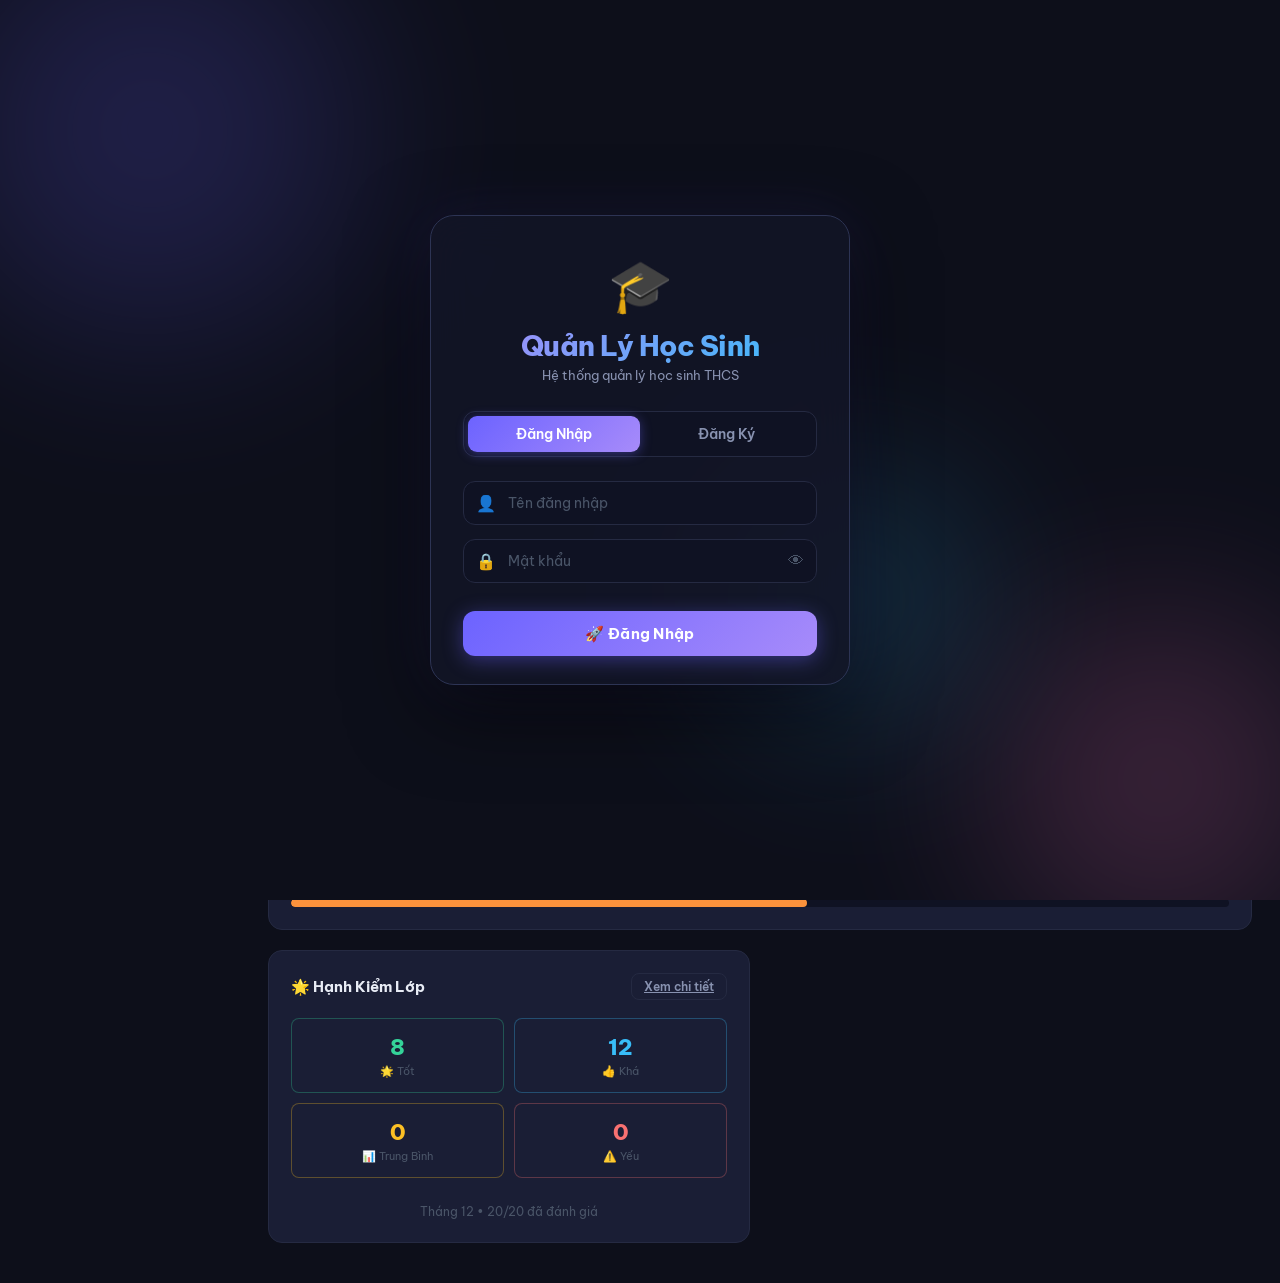
<file: index.html>
<!DOCTYPE html>
<html lang="vi">
<head>
  <meta charset="UTF-8" />
  <meta name="viewport" content="width=device-width, initial-scale=1.0" />
  <title>Quản Lý Học Sinh THCS</title>
  <meta name="description" content="Ứng dụng quản lý học sinh THCS: xem điểm, theo dõi bài tập, nộp bài kiểm tra bằng hình ảnh." />
  <link rel="preconnect" href="https://fonts.googleapis.com" />
  <link href="https://fonts.googleapis.com/css2?family=Be+Vietnam+Pro:wght@300;400;500;600;700;800&display=swap" rel="stylesheet" />
  <link rel="stylesheet" href="style.css" />
</head>
<body>

<!-- ===== AUTH OVERLAY ===== -->
<div class="auth-overlay" id="authOverlay">
  <div class="auth-bg-shapes">
    <div class="auth-shape auth-shape-1"></div>
    <div class="auth-shape auth-shape-2"></div>
    <div class="auth-shape auth-shape-3"></div>
  </div>

  <div class="auth-card" id="authCard">
    <!-- AUTH HEADER -->
    <div class="auth-header">
      <div class="auth-logo">🎓</div>
      <h1 class="auth-title">Quản Lý Học Sinh</h1>
      <p class="auth-subtitle">Hệ thống quản lý học sinh THCS</p>
    </div>

    <!-- TAB SWITCHER -->
    <div class="auth-tabs">
      <button class="auth-tab active" id="tabLogin" onclick="switchAuthTab('login')">Đăng Nhập</button>
      <button class="auth-tab" id="tabRegister" onclick="switchAuthTab('register')">Đăng Ký</button>
    </div>

    <!-- LOGIN FORM -->
    <div class="auth-form" id="formLogin">
      <div class="auth-input-group">
        <span class="auth-input-icon">👤</span>
        <input type="text" class="auth-input" id="loginUsername" placeholder="Tên đăng nhập" autocomplete="username" />
      </div>
      <div class="auth-input-group">
        <span class="auth-input-icon">🔒</span>
        <input type="password" class="auth-input" id="loginPassword" placeholder="Mật khẩu" autocomplete="current-password" />
        <button class="auth-eye" onclick="togglePwd('loginPassword', this)" type="button">👁</button>
      </div>
      <div class="auth-error" id="loginError"></div>
      <button class="auth-btn" id="loginBtn" onclick="handleLogin()">🚀 Đăng Nhập</button>
    </div>

    <!-- REGISTER FORM -->
    <div class="auth-form hidden" id="formRegister">
      <div class="auth-input-group">
        <span class="auth-input-icon">✏️</span>
        <input type="text" class="auth-input" id="regFullname" placeholder="Họ và tên" />
      </div>
      <div class="auth-input-group">
        <span class="auth-input-icon">👤</span>
        <input type="text" class="auth-input" id="regUsername" placeholder="Tên đăng nhập (không dấu, không cách)" />
      </div>
      <div class="auth-input-group">
        <span class="auth-input-icon">🔒</span>
        <input type="password" class="auth-input" id="regPassword" placeholder="Mật khẩu (tối thiểu 6 ký tự)" />
        <button class="auth-eye" onclick="togglePwd('regPassword', this)" type="button">👁</button>
      </div>
      <div class="auth-input-group">
        <span class="auth-input-icon">🔒</span>
        <input type="password" class="auth-input" id="regConfirm" placeholder="Xác nhận mật khẩu" />
      </div>
      <div class="auth-error" id="registerError"></div>
      <button class="auth-btn" id="registerBtn" onclick="handleRegister()">✅ Tạo Tài Khoản</button>
    </div>
  </div>
</div>

<!-- SIDEBAR -->
<aside class="sidebar" id="sidebar">
  <div class="sidebar-header">
    <div class="logo">
      <span class="logo-icon">🎓</span>
      <div>
        <div class="logo-title">Quản Lý Học Sinh</div>
        <div class="logo-sub">Hệ Thống THCS</div>
      </div>
    </div>
  </div>

  <nav class="sidebar-nav">
    <a href="#" class="nav-item active" data-page="dashboard" onclick="navigate('dashboard')">
      <span class="nav-icon">🏠</span><span>Tổng Quan</span>
    </a>
    <a href="#" class="nav-item admin-only" data-page="students" onclick="navigate('students')">
      <span class="nav-icon">👥</span><span>Học Sinh</span>
    </a>
    <a href="#" class="nav-item" data-page="scores" onclick="navigate('scores')">
      <span class="nav-icon">📊</span><span>Bảng Điểm</span>
    </a>
    <a href="#" class="nav-item" data-page="homework" onclick="navigate('homework')">
      <span class="nav-icon">📝</span><span>Bài Tập</span>
    </a>
    <a href="#" class="nav-item" data-page="submit" onclick="navigate('submit')">
      <span class="nav-icon">📷</span><span>Nộp Bài</span>
    </a>
    <a href="#" class="nav-item" data-page="conduct" onclick="navigate('conduct')">
      <span class="nav-icon">🌟</span><span>Hạnh Kiểm</span>
    </a>
    <a href="#" class="nav-item" data-page="timetable" onclick="navigate('timetable')">
      <span class="nav-icon">📅</span><span>Thời Khóa Biểu</span>
    </a>
  </nav>

  <div class="sidebar-footer">
    <div class="user-card">
      <div class="user-avatar" id="sidebarAvatar">👑</div>
      <div style="flex:1;min-width:0;">
        <div class="user-name" id="sidebarName">Quản Lý Học Sinh</div>
        <div class="user-role" id="sidebarRole">Quản lý học sinh</div>
      </div>
      <button class="logout-btn" onclick="handleLogout()" title="Đăng xuất">↩</button>
    </div>
  </div>
</aside>

<!-- MAIN CONTENT -->
<main class="main" id="main">

  <!-- TOP BAR -->
  <header class="topbar">
    <button class="menu-btn" id="menuBtn" onclick="toggleSidebar()">☰</button>
    <div class="topbar-title" id="topbarTitle">Tổng Quan</div>
    <div class="topbar-right">
      <div class="date-badge" id="dateBadge"></div>
      <div class="topbar-user" id="topbarUser"></div>
    </div>
  </header>

  <!-- PAGES -->

  <!-- ===== DASHBOARD PAGE ===== -->
  <section class="page active" id="page-dashboard">
    <div class="page-header">
      <h1>🏠 Bảng Điều Khiển</h1>
      <p>Chào mừng bạn! Đây là tổng quan quản lý học sinh hôm nay.</p>
    </div>

    <div class="stats-grid">
      <div class="stat-card stat-blue">
        <div class="stat-icon">👥</div>
        <div class="stat-info">
          <div class="stat-value" id="stat-total">35</div>
          <div class="stat-label">Tổng học sinh</div>
        </div>
      </div>
      <div class="stat-card stat-green">
        <div class="stat-icon">✅</div>
        <div class="stat-info">
          <div class="stat-value" id="stat-submitted">0</div>
          <div class="stat-label">Đã nộp bài hôm nay</div>
        </div>
      </div>
      <div class="stat-card stat-purple">
        <div class="stat-icon">⭐</div>
        <div class="stat-info">
          <div class="stat-value" id="stat-avg">0</div>
          <div class="stat-label">Điểm TB lớp</div>
        </div>
      </div>
      <div class="stat-card stat-orange">
        <div class="stat-icon">📋</div>
        <div class="stat-info">
          <div class="stat-value" id="stat-hw">0</div>
          <div class="stat-label">Bài tập đang mở</div>
        </div>
      </div>
    </div>

    <div class="dashboard-grid">
      <!-- Top students -->
      <div class="card">
        <div class="card-header">
          <h2>🏆 Top Học Sinh Xuất Sắc</h2>
        </div>
        <div id="topStudentsList" class="top-students-list"></div>
      </div>

      <!-- Recent submissions -->
      <div class="card">
        <div class="card-header">
          <h2>📷 Bài Nộp Gần Đây</h2>
        </div>
        <div id="recentSubmissions" class="recent-list">
          <div class="empty-state">Chưa có bài nộp nào</div>
        </div>
      </div>

      <!-- Homework progress overview -->
      <div class="card card-wide">
        <div class="card-header">
          <h2>📝 Tiến Độ Bài Tập Lớp</h2>
        </div>
        <div id="hwProgressOverview" class="hw-progress-list"></div>
      </div>

      <!-- Conduct summary -->
      <div class="card">
        <div class="card-header">
          <h2>🌟 Hạnh Kiểm Lớp</h2>
          <a href="#" class="btn btn-secondary" style="font-size:12px;padding:5px 12px;" onclick="navigate('conduct')">Xem chi tiết</a>
        </div>
        <div id="conductSummary" class="top-students-list"></div>
      </div>
    </div>
  </section>

  <!-- ===== STUDENTS PAGE ===== -->
  <section class="page" id="page-students">
    <div class="page-header">
      <h1>👥 Danh Sách Học Sinh</h1>
      <p>Quản lý thông tin tất cả học sinh trong lớp.</p>
    </div>

    <div class="toolbar">
      <input type="text" class="search-input" id="studentSearch" placeholder="🔍 Tìm kiếm học sinh..." oninput="filterStudents()" />
      <button class="btn btn-primary" onclick="openAddStudent()">➕ Thêm học sinh</button>
    </div>

    <div class="students-grid" id="studentsGrid"></div>
  </section>

  <!-- ===== SCORES PAGE ===== -->
  <section class="page" id="page-scores">
    <div class="page-header">
      <h1>📊 Bảng Điểm</h1>
      <p>Xem và cập nhật điểm số từng học sinh.</p>
    </div>

    <div class="toolbar">
      <select class="select-input" id="subjectFilter" onchange="renderScoresTable()">
        <option value="all">Tất cả môn học</option>
        <option value="Toán">Toán</option>
        <option value="Văn">Văn</option>
        <option value="Anh">Tiếng Anh</option>
        <option value="Lý">Vật Lý</option>
        <option value="Hóa">Hóa Học</option>
        <option value="Sinh">Sinh Học</option>
        <option value="Sử">Lịch Sử</option>
        <option value="Địa">Địa Lý</option>
      </select>
      <button class="btn btn-primary admin-only-btn" onclick="openAddScore()">➕ Nhập điểm</button>
    </div>

    <div class="table-wrapper">
      <table class="scores-table" id="scoresTable">
        <thead>
          <tr>
            <th>STT</th>
            <th>Học Sinh</th>
            <th>Toán</th>
            <th>Văn</th>
            <th>Anh</th>
            <th>Lý</th>
            <th>Hóa</th>
            <th>Sinh</th>
            <th>Sử</th>
            <th>Địa</th>
            <th>TB</th>
            <th>Xếp loại</th>
          </tr>
        </thead>
        <tbody id="scoresBody"></tbody>
      </table>
    </div>
  </section>

  <!-- ===== HOMEWORK PAGE ===== -->
  <section class="page" id="page-homework">
    <div class="page-header">
      <h1>📝 Theo Dõi Bài Tập</h1>
      <p>Quản lý và đánh giá tiến độ bài tập của từng học sinh.</p>
    </div>

    <div class="toolbar">
      <button class="btn btn-primary admin-only-btn" onclick="openAddHomework()">➕ Thêm bài tập</button>
      <select class="select-input" id="hwFilter" onchange="renderHomework()">
        <option value="all">Tất cả bài tập</option>
        <option value="open">Đang mở</option>
        <option value="closed">Đã đóng</option>
      </select>
    </div>

    <div id="homeworkList" class="homework-grid"></div>
  </section>

  <!-- ===== CONDUCT PAGE ===== -->
  <section class="page" id="page-conduct">
    <div class="page-header">
      <h1>🌟 Đánh Giá Hạnh Kiểm</h1>
      <p>Theo dõi và đánh giá hạnh kiểm từng học sinh theo từng tháng.</p>
    </div>

    <div class="toolbar">
      <select class="select-input" id="conductMonth" onchange="renderConduct()">
        <option value="1">Tháng 1</option>
        <option value="2">Tháng 2</option>
        <option value="3">Tháng 3</option>
        <option value="4">Tháng 4</option>
        <option value="5">Tháng 5</option>
        <option value="6">Tháng 6</option>
        <option value="7">Tháng 7</option>
        <option value="8">Tháng 8</option>
        <option value="9">Tháng 9</option>
        <option value="10">Tháng 10</option>
        <option value="11">Tháng 11</option>
        <option value="12">Tháng 12</option>
      </select>
      <input type="text" class="search-input" id="conductSearch" placeholder="🔍 Tìm học sinh..." oninput="renderConduct()" />
    </div>

    <!-- Conduct Stats Bar -->
    <div class="conduct-stats" id="conductStats"></div>

    <!-- Conduct Table -->
    <div class="table-wrapper" style="margin-top:18px;">
      <table class="scores-table">
        <thead>
          <tr>
            <th>STT</th>
            <th>Học Sinh</th>
            <th>Chuyên Cần</th>
            <th>Thái Độ</th>
            <th>Kỷ Luật</th>
            <th>Tham Gia HĐ</th>
            <th>Nhận Xét</th>
            <th>Xếp Loại HK</th>
            <th>Thao Tác</th>
          </tr>
        </thead>
        <tbody id="conductBody"></tbody>
      </table>
    </div>
  </section>

  <!-- ===== TIMETABLE PAGE ===== -->
  <section class="page" id="page-timetable">
    <div class="page-header">
      <h1>📅 Thời Khóa Biểu</h1>
      <p>Lịch học hàng tuần của lớp.</p>
    </div>

    <!-- Admin toolbar -->
    <div class="toolbar admin-only-btn" id="timetableAdminBar" style="display:none;">
      <button class="btn btn-primary" onclick="openTimetableEdit()">✏️ Chỉnh sửa thời khóa biểu</button>
    </div>

    <!-- Timetable view -->
    <div id="timetableView"></div>
  </section>

  <!-- ===== SUBMIT PAGE ===== -->
  <section class="page" id="page-submit">
    <div class="page-header">
      <h1>📷 Nộp Bài Kiểm Tra</h1>
      <p>Học sinh nộp bài bằng cách chụp ảnh bài làm.</p>
    </div>

    <div class="submit-layout">
      <!-- Submit form -->
      <div class="card submit-form-card">
        <h2>📤 Nộp bài mới</h2>
        <div class="form-group">
          <label>Học sinh</label>
          <select class="select-input" id="submitStudent">
            <option value="">-- Chọn học sinh --</option>
          </select>
        </div>
        <div class="form-group">
          <label>Bài kiểm tra / Bài tập</label>
          <select class="select-input" id="submitHomework">
            <option value="">-- Chọn bài --</option>
          </select>
        </div>
        <div class="form-group">
          <label>Ghi chú (tuỳ chọn)</label>
          <textarea class="textarea-input" id="submitNote" placeholder="Nhập ghi chú..."></textarea>
        </div>
        <div class="upload-zone" id="uploadZone" onclick="triggerUpload()" ondragover="onDragOver(event)" ondrop="onDrop(event)">
          <div class="upload-icon">📷</div>
          <div class="upload-text">Chụp ảnh hoặc tải lên bài làm</div>
          <div class="upload-sub">Nhấn vào đây hoặc kéo thả ảnh vào</div>
          <input type="file" id="fileInput" accept="image/*" multiple capture="environment" onchange="handleFileSelect(event)" hidden />
        </div>
        <div class="preview-grid" id="previewGrid"></div>
        <button class="btn btn-primary btn-full" onclick="submitHomework()">✅ Nộp Bài</button>
      </div>

      <!-- Submissions list -->
      <div class="card">
        <div class="card-header">
          <h2>📂 Danh Sách Bài Đã Nộp</h2>
          <input type="text" class="search-input small" id="submissionSearch" placeholder="🔍 Tìm..." oninput="filterSubmissions()" />
        </div>
        <div id="submissionsList" class="submissions-list">
          <div class="empty-state">Chưa có bài nộp</div>
        </div>
      </div>
    </div>
  </section>

</main>

<!-- MODALS -->
<div class="modal-overlay" id="modalOverlay" onclick="closeModal()"></div>

<!-- Add Student Modal -->
<div class="modal" id="modalAddStudent">
  <div class="modal-header">
    <h3>➕ Thêm Học Sinh</h3>
    <button class="modal-close" onclick="closeModal()">✕</button>
  </div>
  <div class="modal-body">
    <div class="form-group">
      <label>Họ và tên *</label>
      <input type="text" class="input-field" id="newStudentName" placeholder="Nguyễn Văn An" />
    </div>
    <div class="form-group">
      <label>Giới tính</label>
      <select class="select-input" id="newStudentGender">
        <option value="Nam">Nam</option>
        <option value="Nữ">Nữ</option>
      </select>
    </div>
    <div class="form-group">
      <label>Số thứ tự</label>
      <input type="number" class="input-field" id="newStudentNo" placeholder="1" min="1" />
    </div>
    <div class="form-row">
      <button class="btn btn-secondary" onclick="closeModal()">Huỷ</button>
      <button class="btn btn-primary" onclick="addStudent()">Thêm</button>
    </div>
  </div>
</div>

<!-- Edit Student Modal -->
<div class="modal" id="modalEditStudent">
  <div class="modal-header">
    <h3>✏️ Sửa Thông Tin Học Sinh</h3>
    <button class="modal-close" onclick="closeModal()">✕</button>
  </div>
  <div class="modal-body">
    <input type="hidden" id="editStudentId" />
    <div class="form-group">
      <label>Họ và tên *</label>
      <input type="text" class="input-field" id="editStudentName" placeholder="Nguyễn Văn An" />
    </div>
    <div class="form-group">
      <label>Giới tính</label>
      <select class="select-input" id="editStudentGender">
        <option value="Nam">Nam</option>
        <option value="Nữ">Nữ</option>
      </select>
    </div>
    <div class="form-group">
      <label>Số thứ tự</label>
      <input type="number" class="input-field" id="editStudentNo" placeholder="1" min="1" />
    </div>
    <div class="form-row">
      <button class="btn btn-secondary" onclick="closeModal()">Huỷ</button>
      <button class="btn btn-primary" onclick="saveEditStudent()">💾 Lưu thay đổi</button>
    </div>
  </div>
</div>

<!-- Add Score Modal -->
<div class="modal" id="modalAddScore">
  <div class="modal-header">
    <h3>📊 Nhập Điểm</h3>
    <button class="modal-close" onclick="closeModal()">✕</button>
  </div>
  <div class="modal-body">
    <div class="form-group">
      <label>Học sinh *</label>
      <select class="select-input" id="scoreStudent"></select>
    </div>
    <div class="form-group">
      <label>Môn học *</label>
      <select class="select-input" id="scoreSubject">
        <option value="Toán">Toán</option>
        <option value="Văn">Văn</option>
        <option value="Anh">Tiếng Anh</option>
        <option value="Lý">Vật Lý</option>
        <option value="Hóa">Hóa Học</option>
        <option value="Sinh">Sinh Học</option>
        <option value="Sử">Lịch Sử</option>
        <option value="Địa">Địa Lý</option>
      </select>
    </div>
    <div class="form-group">
      <label>Điểm (0 – 10) *</label>
      <input type="number" class="input-field" id="scoreValue" min="0" max="10" step="0.1" placeholder="8.5" />
    </div>
    <div class="form-group">
      <label>Loại điểm</label>
      <select class="select-input" id="scoreType">
        <option value="Miệng">Kiểm tra miệng</option>
        <option value="15P">Kiểm tra 15 phút</option>
        <option value="1T">Kiểm tra 1 tiết</option>
        <option value="HK">Thi học kỳ</option>
      </select>
    </div>
    <div class="form-row">
      <button class="btn btn-secondary" onclick="closeModal()">Huỷ</button>
      <button class="btn btn-primary" onclick="addScore()">Lưu điểm</button>
    </div>
  </div>
</div>

<!-- Add Homework Modal -->
<div class="modal" id="modalAddHomework">
  <div class="modal-header">
    <h3>📝 Thêm Bài Tập</h3>
    <button class="modal-close" onclick="closeModal()">✕</button>
  </div>
  <div class="modal-body">
    <div class="form-group">
      <label>Tên bài tập *</label>
      <input type="text" class="input-field" id="hwName" placeholder="Bài kiểm tra Toán chương 3" />
    </div>
    <div class="form-group">
      <label>Môn học</label>
      <select class="select-input" id="hwSubject">
        <option value="Toán">Toán</option>
        <option value="Văn">Văn</option>
        <option value="Anh">Tiếng Anh</option>
        <option value="Lý">Vật Lý</option>
        <option value="Hóa">Hóa Học</option>
        <option value="Sinh">Sinh Học</option>
        <option value="Sử">Lịch Sử</option>
        <option value="Địa">Địa Lý</option>
      </select>
    </div>
    <div class="form-group">
      <label>Hạn nộp</label>
      <input type="date" class="input-field" id="hwDeadline" />
    </div>
    <div class="form-group">
      <label>Mô tả</label>
      <textarea class="textarea-input" id="hwDesc" placeholder="Mô tả nội dung bài tập..."></textarea>
    </div>
    <div class="form-row">
      <button class="btn btn-secondary" onclick="closeModal()">Huỷ</button>
      <button class="btn btn-primary" onclick="addHomework()">Tạo bài tập</button>
    </div>
  </div>
</div>

<!-- Student Detail Modal -->
<div class="modal modal-wide" id="modalStudentDetail">
  <div class="modal-header">
    <h3 id="modalStudentName">Chi tiết học sinh</h3>
    <button class="modal-close" onclick="closeModal()">✕</button>
  </div>
  <div class="modal-body" id="modalStudentBody"></div>
</div>

<!-- Submission Viewer Modal -->
<div class="modal modal-wide" id="modalSubmissionViewer">
  <div class="modal-header">
    <h3 id="modalSubmissionTitle">Xem bài nộp</h3>
    <button class="modal-close" onclick="closeModal()">✕</button>
  </div>
  <div class="modal-body" id="modalSubmissionBody"></div>
</div>

<!-- Conduct Edit Modal -->
<div class="modal" id="modalConductEdit">
  <div class="modal-header">
    <h3 id="conductEditTitle">🌟 Đánh Giá Hạnh Kiểm</h3>
    <button class="modal-close" onclick="closeModal()">✕</button>
  </div>
  <div class="modal-body">
    <div class="conduct-stars-group">
      <div class="form-group">
        <label>⏰ Chuyên Cần (đi học đúng giờ, đủ buổi)</label>
        <div class="star-rating" id="starAttendance" data-field="attendance"></div>
      </div>
      <div class="form-group">
        <label>😊 Thái Độ (tích cực, tôn trọng thầy cô)</label>
        <div class="star-rating" id="starAttitude" data-field="attitude"></div>
      </div>
      <div class="form-group">
        <label>📏 Kỷ Luật (chấp hành nội quy trường lớp)</label>
        <div class="star-rating" id="starDiscipline" data-field="discipline"></div>
      </div>
      <div class="form-group">
        <label>🙋 Tham Gia Hoạt Động (phong trào, tập thể)</label>
        <div class="star-rating" id="starActivity" data-field="activity"></div>
      </div>
    </div>
    <div class="form-group">
      <label>Số buổi vắng trong tháng</label>
      <input type="number" class="input-field" id="conductAbsent" min="0" max="26" placeholder="0" />
    </div>
    <div class="form-group">
      <label>📝 Nhận xét đánh giá học sinh</label>
      <textarea class="textarea-input conduct-note-textarea" id="conductNote"
        placeholder="Nhập nhận xét chi tiết về học sinh: thái độ học tập, tiến bộ trong tháng, điểm cần cải thiện, những điều đáng khen ngợi..."
        rows="8" maxlength="500"></textarea>
      <div class="conduct-note-footer">
        <span style="color:var(--text-muted);font-size:11px;">💡 Nhận xét chi tiết giúp phụ huynh hiểu rõ hơn về con em</span>
        <span id="conductNoteCount" style="font-size:12px;font-weight:600;">0 / 500 ký tự</span>
      </div>
    </div>
    <div style="margin-bottom:14px;padding:12px;background:var(--bg-panel);border-radius:8px;border:1px solid var(--border);">
      <div style="font-size:12px;color:var(--text-muted);margin-bottom:6px;">Xếp loại hạnh kiểm</div>
      <div id="conductPreviewRank" style="font-size:16px;font-weight:800;"></div>
    </div>
    <div class="form-row">
      <button class="btn btn-secondary" onclick="closeModal()">Huỷ</button>
      <button class="btn btn-primary" onclick="saveConductEdit()">💾 Lưu đánh giá</button>
    </div>
  </div>
</div>

<!-- TOAST -->
<div class="toast" id="toast"></div>

<!-- Timetable Edit Modal -->
<div class="modal modal-wide" id="modalTimetableEdit">
  <div class="modal-header">
    <h3>✏️ Chỉnh Sửa Thời Khóa Biểu</h3>
    <button class="modal-close" onclick="closeModal()">✕</button>
  </div>
  <div class="modal-body">
    <p style="font-size:13px;color:var(--text-muted);margin-bottom:12px;">Nhập tên môn học cho từng tiết (để trống nếu không có tiết).</p>
    <div class="table-wrapper">
      <table class="scores-table" id="timetableEditTable">
        <thead>
          <tr>
            <th>Tiết</th>
            <th>Thứ 2</th>
            <th>Thứ 3</th>
            <th>Thứ 4</th>
            <th>Thứ 5</th>
            <th>Thứ 6</th>
            <th>Thứ 7</th>
          </tr>
        </thead>
        <tbody id="timetableEditBody"></tbody>
      </table>
    </div>
    <div class="form-row" style="margin-top:16px;">
      <button class="btn btn-secondary" onclick="closeModal()">Huỷ</button>
      <button class="btn btn-primary" onclick="saveTimetable()">💾 Lưu thời khóa biểu</button>
    </div>
  </div>
</div>

<script src="app.js"></script>
</body>
</html>
</file>
<file: style.css>
/* ===== ROOT & RESET ===== */
*,
*::before,
*::after {
  box-sizing: border-box;
  margin: 0;
  padding: 0;
}

:root {
  --bg-base: #0d0f1a;
  --bg-panel: #131627;
  --bg-card: #1a1e35;
  --bg-card-hover: #1f2440;
  --bg-input: #0f1223;

  --accent-1: #6c63ff;
  --accent-2: #a78bfa;
  --accent-3: #38bdf8;
  --accent-green: #34d399;
  --accent-orange: #fb923c;
  --accent-pink: #f472b6;
  --accent-yellow: #fbbf24;

  --text-primary: #e8ecf5;
  --text-secondary: #8892b0;
  --text-muted: #4a5568;

  --border: #252a42;
  --border-light: #2d3454;

  --shadow: 0 4px 24px rgba(0, 0, 0, 0.4);
  --shadow-glow: 0 0 30px rgba(108, 99, 255, 0.15);

  --radius: 14px;
  --radius-sm: 8px;
  --sidebar-w: 240px;
  --topbar-h: 64px;

  --font: 'Be Vietnam Pro', sans-serif;

  --transition: all 0.25s cubic-bezier(.4, 0, .2, 1);
}

body {
  font-family: var(--font);
  background: var(--bg-base);
  color: var(--text-primary);
  min-height: 100vh;
  display: flex;
  overflow-x: hidden;
}

/* ===== SCROLLBAR ===== */
::-webkit-scrollbar {
  width: 6px;
  height: 6px;
}

::-webkit-scrollbar-track {
  background: transparent;
}

::-webkit-scrollbar-thumb {
  background: var(--border-light);
  border-radius: 999px;
}

/* ===== SIDEBAR ===== */
.sidebar {
  width: var(--sidebar-w);
  min-height: 100vh;
  background: var(--bg-panel);
  border-right: 1px solid var(--border);
  display: flex;
  flex-direction: column;
  position: fixed;
  left: 0;
  top: 0;
  bottom: 0;
  z-index: 100;
  transition: var(--transition);
}

.sidebar.collapsed {
  transform: translateX(calc(-1 * var(--sidebar-w)));
}

.sidebar-header {
  padding: 24px 20px 20px;
  border-bottom: 1px solid var(--border);
}

.logo {
  display: flex;
  align-items: center;
  gap: 12px;
}

.logo-icon {
  font-size: 28px;
}

.logo-title {
  font-size: 16px;
  font-weight: 800;
  color: var(--accent-2);
  letter-spacing: -0.3px;
}

.logo-sub {
  font-size: 11px;
  color: var(--text-muted);
}

.sidebar-nav {
  flex: 1;
  padding: 16px 12px;
  display: flex;
  flex-direction: column;
  gap: 4px;
}

.nav-item {
  display: flex;
  align-items: center;
  gap: 12px;
  padding: 11px 14px;
  border-radius: var(--radius-sm);
  color: var(--text-secondary);
  text-decoration: none;
  font-size: 14px;
  font-weight: 500;
  transition: var(--transition);
  cursor: pointer;
}

.nav-item:hover {
  background: var(--bg-card);
  color: var(--text-primary);
  transform: translateX(2px);
}

.nav-item.active {
  background: linear-gradient(135deg, rgba(108, 99, 255, 0.25), rgba(167, 139, 250, 0.15));
  color: var(--accent-2);
  border: 1px solid rgba(108, 99, 255, 0.3);
}

.nav-icon {
  font-size: 18px;
}

.sidebar-footer {
  padding: 16px 12px;
  border-top: 1px solid var(--border);
}

.user-card {
  display: flex;
  align-items: center;
  gap: 10px;
  padding: 10px;
  background: var(--bg-card);
  border-radius: var(--radius-sm);
}

.user-avatar {
  font-size: 22px;
}

.user-name {
  font-size: 13px;
  font-weight: 600;
}

.user-role {
  font-size: 11px;
  color: var(--text-muted);
}

/* ===== MAIN ===== */
.main {
  flex: 1;
  margin-left: var(--sidebar-w);
  min-height: 100vh;
  display: flex;
  flex-direction: column;
  transition: var(--transition);
}

.main.expanded {
  margin-left: 0;
}

/* ===== TOPBAR ===== */
.topbar {
  height: var(--topbar-h);
  background: var(--bg-panel);
  border-bottom: 1px solid var(--border);
  display: flex;
  align-items: center;
  gap: 16px;
  padding: 0 24px;
  position: sticky;
  top: 0;
  z-index: 50;
  backdrop-filter: blur(10px);
}

.menu-btn {
  background: var(--bg-card);
  border: 1px solid var(--border);
  color: var(--text-primary);
  padding: 8px 12px;
  border-radius: var(--radius-sm);
  cursor: pointer;
  font-size: 16px;
  transition: var(--transition);
}

.menu-btn:hover {
  background: var(--bg-card-hover);
}

.topbar-title {
  font-size: 16px;
  font-weight: 700;
  color: var(--text-primary);
  flex: 1;
}

.topbar-right {
  display: flex;
  align-items: center;
  gap: 12px;
}

.class-badge {
  background: linear-gradient(135deg, var(--accent-1), var(--accent-2));
  color: white;
  padding: 5px 14px;
  border-radius: 999px;
  font-size: 13px;
  font-weight: 600;
}

.date-badge {
  font-size: 13px;
  color: var(--text-muted);
}

/* ===== PAGES ===== */
.page {
  display: none;
  padding: 28px 28px 40px;
  animation: fadeIn .3s ease;
}

.page.active {
  display: block;
}

@keyframes fadeIn {
  from {
    opacity: 0;
    transform: translateY(8px);
  }

  to {
    opacity: 1;
    transform: none;
  }
}

.page-header {
  margin-bottom: 28px;
}

.page-header h1 {
  font-size: 24px;
  font-weight: 800;
  margin-bottom: 6px;
}

.page-header p {
  color: var(--text-secondary);
  font-size: 14px;
}

/* ===== STATS GRID ===== */
.stats-grid {
  display: grid;
  grid-template-columns: repeat(auto-fit, minmax(180px, 1fr));
  gap: 16px;
  margin-bottom: 28px;
}

.stat-card {
  background: var(--bg-card);
  border-radius: var(--radius);
  padding: 20px;
  display: flex;
  align-items: center;
  gap: 16px;
  border: 1px solid var(--border);
  transition: var(--transition);
  position: relative;
  overflow: hidden;
}

.stat-card::before {
  content: '';
  position: absolute;
  inset: 0;
  opacity: 0.06;
  border-radius: inherit;
}

.stat-card:hover {
  transform: translateY(-2px);
  box-shadow: var(--shadow);
}

.stat-blue::before {
  background: var(--accent-3);
}

.stat-blue .stat-icon {
  background: rgba(56, 189, 248, 0.15);
  color: var(--accent-3);
}

.stat-green::before {
  background: var(--accent-green);
}

.stat-green .stat-icon {
  background: rgba(52, 211, 153, 0.15);
  color: var(--accent-green);
}

.stat-purple::before {
  background: var(--accent-1);
}

.stat-purple .stat-icon {
  background: rgba(108, 99, 255, 0.15);
  color: var(--accent-2);
}

.stat-orange::before {
  background: var(--accent-orange);
}

.stat-orange .stat-icon {
  background: rgba(251, 146, 60, 0.15);
  color: var(--accent-orange);
}

.stat-icon {
  width: 48px;
  height: 48px;
  border-radius: 12px;
  display: flex;
  align-items: center;
  justify-content: center;
  font-size: 22px;
  flex-shrink: 0;
}

.stat-value {
  font-size: 26px;
  font-weight: 800;
  line-height: 1;
}

.stat-label {
  font-size: 12px;
  color: var(--text-muted);
  margin-top: 4px;
}

/* ===== DASHBOARD GRID ===== */
.dashboard-grid {
  display: grid;
  grid-template-columns: 1fr 1fr;
  grid-template-rows: auto auto;
  gap: 20px;
}

.card-wide {
  grid-column: 1 / -1;
}

/* ===== CARD ===== */
.card {
  background: var(--bg-card);
  border-radius: var(--radius);
  padding: 22px;
  border: 1px solid var(--border);
  transition: var(--transition);
}

.card:hover {
  border-color: var(--border-light);
}

.card-header {
  display: flex;
  align-items: center;
  justify-content: space-between;
  margin-bottom: 18px;
  flex-wrap: wrap;
  gap: 10px;
}

.card-header h2 {
  font-size: 15px;
  font-weight: 700;
}

/* ===== TOP STUDENTS LIST ===== */
.top-students-list {
  display: flex;
  flex-direction: column;
  gap: 10px;
}

.top-student-item {
  display: flex;
  align-items: center;
  gap: 12px;
  padding: 10px 14px;
  background: var(--bg-panel);
  border-radius: var(--radius-sm);
  border: 1px solid var(--border);
  transition: var(--transition);
}

.top-student-item:hover {
  border-color: var(--accent-1);
}

.rank-badge {
  width: 28px;
  height: 28px;
  border-radius: 50%;
  display: flex;
  align-items: center;
  justify-content: center;
  font-size: 12px;
  font-weight: 800;
  flex-shrink: 0;
}

.rank-1 {
  background: linear-gradient(135deg, #fbbf24, #f59e0b);
  color: #000;
}

.rank-2 {
  background: linear-gradient(135deg, #94a3b8, #64748b);
  color: #fff;
}

.rank-3 {
  background: linear-gradient(135deg, #cd7c2f, #92400e);
  color: #fff;
}

.rank-other {
  background: var(--bg-card);
  color: var(--text-muted);
}

.top-student-name {
  flex: 1;
  font-size: 14px;
  font-weight: 600;
}

.top-student-avg {
  font-size: 15px;
  font-weight: 800;
  color: var(--accent-green);
}

/* ===== RECENT LIST ===== */
.recent-list {
  display: flex;
  flex-direction: column;
  gap: 10px;
  max-height: 300px;
  overflow-y: auto;
}

.recent-item {
  display: flex;
  align-items: center;
  gap: 12px;
  padding: 10px 12px;
  background: var(--bg-panel);
  border-radius: var(--radius-sm);
  border: 1px solid var(--border);
  cursor: pointer;
  transition: var(--transition);
}

.recent-item:hover {
  border-color: var(--accent-3);
}

.recent-thumb {
  width: 48px;
  height: 48px;
  border-radius: 8px;
  object-fit: cover;
  background: var(--bg-input);
  flex-shrink: 0;
  display: flex;
  align-items: center;
  justify-content: center;
  font-size: 20px;
}

.recent-thumb img {
  width: 100%;
  height: 100%;
  object-fit: cover;
  border-radius: 8px;
}

.recent-info {
  flex: 1;
  min-width: 0;
}

.recent-name {
  font-size: 13px;
  font-weight: 600;
  white-space: nowrap;
  overflow: hidden;
  text-overflow: ellipsis;
}

.recent-meta {
  font-size: 11px;
  color: var(--text-muted);
  margin-top: 2px;
}

/* ===== HOMEWORK PROGRESS ===== */
.hw-progress-list {
  display: flex;
  flex-direction: column;
  gap: 14px;
}

.hw-progress-item {}

.hw-progress-header {
  display: flex;
  justify-content: space-between;
  align-items: center;
  margin-bottom: 6px;
}

.hw-progress-name {
  font-size: 13px;
  font-weight: 600;
}

.hw-progress-pct {
  font-size: 13px;
  font-weight: 700;
  color: var(--accent-2);
}

.progress-bar {
  height: 8px;
  background: var(--bg-input);
  border-radius: 999px;
  overflow: hidden;
}

.progress-fill {
  height: 100%;
  border-radius: 999px;
  transition: width 0.8s cubic-bezier(.4, 0, .2, 1);
}

/* ===== TOOLBAR ===== */
.toolbar {
  display: flex;
  align-items: center;
  gap: 12px;
  margin-bottom: 20px;
  flex-wrap: wrap;
}

.search-input {
  background: var(--bg-card);
  border: 1px solid var(--border);
  border-radius: var(--radius-sm);
  color: var(--text-primary);
  padding: 9px 14px;
  font-family: var(--font);
  font-size: 13px;
  outline: none;
  flex: 1;
  min-width: 200px;
  transition: var(--transition);
}

.search-input.small {
  flex: none;
  width: 160px;
}

.search-input:focus {
  border-color: var(--accent-1);
  box-shadow: 0 0 0 3px rgba(108, 99, 255, 0.15);
}

.select-input {
  background: var(--bg-card);
  border: 1px solid var(--border);
  border-radius: var(--radius-sm);
  color: var(--text-primary);
  padding: 9px 14px;
  font-family: var(--font);
  font-size: 13px;
  outline: none;
  cursor: pointer;
  transition: var(--transition);
}

.select-input:focus {
  border-color: var(--accent-1);
}

/* ===== BUTTONS ===== */
.btn {
  padding: 9px 18px;
  border-radius: var(--radius-sm);
  font-family: var(--font);
  font-size: 13px;
  font-weight: 600;
  cursor: pointer;
  border: none;
  transition: var(--transition);
  display: inline-flex;
  align-items: center;
  gap: 6px;
}

.btn-primary {
  background: linear-gradient(135deg, var(--accent-1), var(--accent-2));
  color: white;
  box-shadow: 0 2px 12px rgba(108, 99, 255, 0.35);
}

.btn-primary:hover {
  transform: translateY(-1px);
  box-shadow: 0 4px 18px rgba(108, 99, 255, 0.5);
}

.btn-primary:active {
  transform: translateY(0);
}

.btn-secondary {
  background: var(--bg-card);
  color: var(--text-secondary);
  border: 1px solid var(--border);
}

.btn-secondary:hover {
  background: var(--bg-card-hover);
  color: var(--text-primary);
}

.btn-danger {
  background: rgba(239, 68, 68, 0.15);
  color: #f87171;
  border: 1px solid rgba(239, 68, 68, 0.3);
}

.btn-danger:hover {
  background: rgba(239, 68, 68, 0.25);
}

.btn-full {
  width: 100%;
  justify-content: center;
  padding: 12px;
  font-size: 14px;
}

/* ===== STUDENTS GRID ===== */
.students-grid {
  display: grid;
  grid-template-columns: repeat(auto-fill, minmax(220px, 1fr));
  gap: 16px;
}

.student-card {
  background: var(--bg-card);
  border-radius: var(--radius);
  padding: 20px;
  border: 1px solid var(--border);
  cursor: pointer;
  transition: var(--transition);
  text-align: center;
  position: relative;
}

.student-card:hover {
  transform: translateY(-3px);
  border-color: var(--accent-1);
  box-shadow: 0 8px 24px rgba(108, 99, 255, 0.15);
}

.student-avatar {
  width: 64px;
  height: 64px;
  border-radius: 50%;
  background: linear-gradient(135deg, var(--accent-1), var(--accent-3));
  display: flex;
  align-items: center;
  justify-content: center;
  font-size: 24px;
  margin: 0 auto 12px;
  border: 3px solid var(--border-light);
}

.student-no {
  position: absolute;
  top: 12px;
  left: 12px;
  font-size: 11px;
  font-weight: 700;
  color: var(--text-muted);
  background: var(--bg-panel);
  padding: 2px 7px;
  border-radius: 999px;
  border: 1px solid var(--border);
}

.student-name {
  font-size: 14px;
  font-weight: 700;
  margin-bottom: 4px;
}

.student-gender {
  font-size: 12px;
  color: var(--text-muted);
  margin-bottom: 10px;
}

.student-avg-badge {
  display: inline-flex;
  align-items: center;
  gap: 4px;
  padding: 4px 12px;
  border-radius: 999px;
  font-size: 12px;
  font-weight: 700;
}

/* ===== SCORES TABLE ===== */
.table-wrapper {
  overflow-x: auto;
  border-radius: var(--radius);
  border: 1px solid var(--border);
}

.scores-table {
  width: 100%;
  border-collapse: collapse;
  font-size: 13px;
}

.scores-table thead th {
  background: var(--bg-panel);
  padding: 12px 14px;
  text-align: left;
  font-size: 12px;
  font-weight: 700;
  color: var(--text-muted);
  text-transform: uppercase;
  letter-spacing: 0.5px;
  border-bottom: 1px solid var(--border);
  white-space: nowrap;
}

.scores-table tbody tr {
  border-bottom: 1px solid var(--border);
  transition: var(--transition);
}

.scores-table tbody tr:hover {
  background: var(--bg-card-hover);
}

.scores-table tbody tr:last-child {
  border-bottom: none;
}

.scores-table tbody td {
  padding: 11px 14px;
  white-space: nowrap;
}

.score-cell {
  font-weight: 700;
  text-align: center;
}

.score-cell.excellent {
  color: var(--accent-green);
}

.score-cell.good {
  color: var(--accent-3);
}

.score-cell.average {
  color: var(--accent-yellow);
}

.score-cell.poor {
  color: #f87171;
}

.score-cell.none {
  color: var(--text-muted);
}

.rank-badge-table {
  padding: 3px 10px;
  border-radius: 999px;
  font-size: 11px;
  font-weight: 700;
}

.rank-excellent {
  background: rgba(52, 211, 153, 0.15);
  color: var(--accent-green);
}

.rank-good {
  background: rgba(56, 189, 248, 0.15);
  color: var(--accent-3);
}

.rank-average {
  background: rgba(251, 191, 36, 0.15);
  color: var(--accent-yellow);
}

.rank-poor {
  background: rgba(248, 113, 113, 0.15);
  color: #f87171;
}

/* ===== HOMEWORK GRID ===== */
.homework-grid {
  display: grid;
  grid-template-columns: repeat(auto-fill, minmax(320px, 1fr));
  gap: 18px;
}

.hw-card {
  background: var(--bg-card);
  border-radius: var(--radius);
  border: 1px solid var(--border);
  overflow: hidden;
  transition: var(--transition);
}

.hw-card:hover {
  transform: translateY(-2px);
  box-shadow: var(--shadow);
}

.hw-card-header {
  padding: 16px 18px 12px;
  border-bottom: 1px solid var(--border);
  display: flex;
  justify-content: space-between;
  align-items: flex-start;
  gap: 8px;
}

.hw-subject-tag {
  padding: 3px 10px;
  border-radius: 999px;
  font-size: 11px;
  font-weight: 700;
}

.hw-status-tag {
  padding: 3px 10px;
  border-radius: 999px;
  font-size: 11px;
  font-weight: 600;
}

.hw-open {
  background: rgba(52, 211, 153, 0.15);
  color: var(--accent-green);
}

.hw-closed {
  background: rgba(100, 116, 139, 0.2);
  color: #64748b;
}

.hw-card-body {
  padding: 14px 18px;
}

.hw-title {
  font-size: 15px;
  font-weight: 700;
  margin-bottom: 6px;
}

.hw-desc {
  font-size: 13px;
  color: var(--text-secondary);
  margin-bottom: 12px;
  line-height: 1.5;
}

.hw-deadline {
  font-size: 12px;
  color: var(--text-muted);
  margin-bottom: 14px;
}

.hw-card-progress {
  padding: 0 18px 16px;
}

.hw-student-list {
  margin-top: 14px;
  display: flex;
  flex-direction: column;
  gap: 6px;
  max-height: 200px;
  overflow-y: auto;
}

.hw-student-row {
  display: flex;
  align-items: center;
  justify-content: space-between;
  padding: 6px 10px;
  background: var(--bg-panel);
  border-radius: 6px;
}

.hw-student-name-sm {
  font-size: 13px;
}

.hw-check {
  width: 22px;
  height: 22px;
  border-radius: 6px;
  border: 2px solid var(--border-light);
  cursor: pointer;
  display: flex;
  align-items: center;
  justify-content: center;
  font-size: 13px;
  transition: var(--transition);
}

.hw-check.done {
  background: var(--accent-green);
  border-color: var(--accent-green);
}

.hw-check:hover {
  border-color: var(--accent-green);
}

/* ===== SUBMIT PAGE ===== */
.submit-layout {
  display: grid;
  grid-template-columns: 440px 1fr;
  gap: 20px;
  align-items: start;
}

.submit-form-card h2 {
  font-size: 16px;
  font-weight: 700;
  margin-bottom: 18px;
}

.form-group {
  margin-bottom: 16px;
}

.form-group label {
  display: block;
  font-size: 12px;
  font-weight: 600;
  color: var(--text-muted);
  margin-bottom: 6px;
  text-transform: uppercase;
  letter-spacing: 0.5px;
}

.input-field {
  width: 100%;
  background: var(--bg-input);
  border: 1px solid var(--border);
  border-radius: var(--radius-sm);
  color: var(--text-primary);
  padding: 10px 14px;
  font-family: var(--font);
  font-size: 13px;
  outline: none;
  transition: var(--transition);
}

.input-field:focus {
  border-color: var(--accent-1);
  box-shadow: 0 0 0 3px rgba(108, 99, 255, 0.15);
}

.textarea-input {
  width: 100%;
  background: var(--bg-input);
  border: 1px solid var(--border);
  border-radius: var(--radius-sm);
  color: var(--text-primary);
  padding: 10px 14px;
  font-family: var(--font);
  font-size: 13px;
  outline: none;
  resize: vertical;
  min-height: 80px;
  transition: var(--transition);
}

.textarea-input:focus {
  border-color: var(--accent-1);
}

.upload-zone {
  border: 2px dashed var(--border-light);
  border-radius: var(--radius);
  padding: 32px 20px;
  text-align: center;
  cursor: pointer;
  transition: var(--transition);
  margin-bottom: 16px;
}

.upload-zone:hover,
.upload-zone.drag-over {
  border-color: var(--accent-1);
  background: rgba(108, 99, 255, 0.05);
}

.upload-icon {
  font-size: 36px;
  margin-bottom: 10px;
}

.upload-text {
  font-size: 14px;
  font-weight: 600;
  margin-bottom: 4px;
}

.upload-sub {
  font-size: 12px;
  color: var(--text-muted);
}

.preview-grid {
  display: grid;
  grid-template-columns: repeat(auto-fill, minmax(90px, 1fr));
  gap: 10px;
  margin-bottom: 16px;
}

.preview-item {
  position: relative;
  border-radius: 8px;
  overflow: hidden;
  aspect-ratio: 1;
  background: var(--bg-input);
}

.preview-item img {
  width: 100%;
  height: 100%;
  object-fit: cover;
}

.preview-remove {
  position: absolute;
  top: 4px;
  right: 4px;
  width: 20px;
  height: 20px;
  background: rgba(0, 0, 0, 0.7);
  border-radius: 50%;
  display: flex;
  align-items: center;
  justify-content: center;
  font-size: 11px;
  cursor: pointer;
  color: white;
  transition: var(--transition);
}

.preview-remove:hover {
  background: #ef4444;
}

/* ===== SUBMISSIONS LIST ===== */
.submissions-list {
  display: flex;
  flex-direction: column;
  gap: 10px;
  max-height: calc(100vh - 250px);
  overflow-y: auto;
}

.submission-item {
  display: flex;
  align-items: center;
  gap: 12px;
  padding: 12px;
  background: var(--bg-panel);
  border-radius: var(--radius-sm);
  border: 1px solid var(--border);
  cursor: pointer;
  transition: var(--transition);
}

.submission-item:hover {
  border-color: var(--accent-3);
  background: var(--bg-card-hover);
}

.sub-thumb {
  width: 52px;
  height: 52px;
  border-radius: 8px;
  background: var(--bg-input);
  flex-shrink: 0;
  overflow: hidden;
  display: flex;
  align-items: center;
  justify-content: center;
  font-size: 22px;
}

.sub-thumb img {
  width: 100%;
  height: 100%;
  object-fit: cover;
}

.sub-info {
  flex: 1;
  min-width: 0;
}

.sub-name {
  font-size: 13px;
  font-weight: 600;
}

.sub-hw {
  font-size: 12px;
  color: var(--text-secondary);
  margin-top: 2px;
  white-space: nowrap;
  overflow: hidden;
  text-overflow: ellipsis;
}

.sub-time {
  font-size: 11px;
  color: var(--text-muted);
  margin-top: 3px;
}

.sub-score-badge {
  display: flex;
  flex-direction: column;
  align-items: flex-end;
  gap: 4px;
  flex-shrink: 0;
  font-size: 12px;
  font-weight: 600;
}

.sub-score-badge.scored span:first-child {
  color: var(--accent-1);
  background: rgba(99, 102, 241, 0.12);
  padding: 3px 8px;
  border-radius: 20px;
}

.sub-score-badge.unscored span:first-child {
  color: var(--text-muted);
  background: var(--bg-input);
  padding: 3px 8px;
  border-radius: 20px;
}

.sub-q-dot {
  font-size: 14px;
}

/* ===== MODALS ===== */
.modal-overlay {
  position: fixed;
  inset: 0;
  background: rgba(0, 0, 0, 0.6);
  backdrop-filter: blur(4px);
  z-index: 200;
  opacity: 0;
  pointer-events: none;
  transition: opacity 0.25s;
}

.modal-overlay.active {
  opacity: 1;
  pointer-events: all;
}

.modal {
  position: fixed;
  top: 50%;
  left: 50%;
  transform: translate(-50%, -50%) scale(0.95);
  z-index: 201;
  background: var(--bg-card);
  border: 1px solid var(--border-light);
  border-radius: 18px;
  width: 440px;
  max-width: 94vw;
  max-height: 90vh;
  overflow-y: auto;
  box-shadow: 0 24px 60px rgba(0, 0, 0, 0.6);
  opacity: 0;
  pointer-events: none;
  transition: all 0.25s cubic-bezier(.4, 0, .2, 1);
}

.modal.modal-wide {
  width: 700px;
}

.modal.active {
  opacity: 1;
  pointer-events: all;
  transform: translate(-50%, -50%) scale(1);
}

.modal-header {
  display: flex;
  align-items: center;
  justify-content: space-between;
  padding: 20px 22px 16px;
  border-bottom: 1px solid var(--border);
}

.modal-header h3 {
  font-size: 16px;
  font-weight: 700;
}

.modal-close {
  background: none;
  border: none;
  color: var(--text-muted);
  font-size: 18px;
  cursor: pointer;
  padding: 4px 8px;
  border-radius: 6px;
  transition: var(--transition);
}

.modal-close:hover {
  background: var(--bg-panel);
  color: var(--text-primary);
}

.modal-body {
  padding: 20px 22px 24px;
}

.form-row {
  display: flex;
  gap: 10px;
  justify-content: flex-end;
  margin-top: 8px;
}

/* ===== EMPTY STATE ===== */
.empty-state {
  text-align: center;
  color: var(--text-muted);
  font-size: 14px;
  padding: 32px;
}

/* ===== TOAST ===== */
.toast {
  position: fixed;
  bottom: 24px;
  right: 24px;
  background: var(--bg-card);
  border: 1px solid var(--border-light);
  border-radius: 10px;
  padding: 12px 20px;
  font-size: 13px;
  font-weight: 600;
  box-shadow: var(--shadow);
  z-index: 999;
  transform: translateY(20px);
  opacity: 0;
  transition: all 0.3s cubic-bezier(.4, 0, .2, 1);
  pointer-events: none;
}

.toast.show {
  transform: translateY(0);
  opacity: 1;
}

.toast.success {
  border-color: var(--accent-green);
  color: var(--accent-green);
}

.toast.error {
  border-color: #f87171;
  color: #f87171;
}

.toast.info {
  border-color: var(--accent-3);
  color: var(--accent-3);
}

/* ===== STUDENT DETAIL MODAL ===== */
.detail-grid {
  display: grid;
  grid-template-columns: 1fr 1fr;
  gap: 16px;
  margin-bottom: 20px;
}

.detail-scores-grid {
  display: grid;
  grid-template-columns: repeat(4, 1fr);
  gap: 10px;
  margin-bottom: 20px;
}

.detail-score-item {
  background: var(--bg-panel);
  border-radius: var(--radius-sm);
  padding: 12px;
  text-align: center;
  border: 1px solid var(--border);
}

.detail-score-subject {
  font-size: 11px;
  color: var(--text-muted);
  margin-bottom: 4px;
  font-weight: 600;
  text-transform: uppercase;
}

.detail-score-val {
  font-size: 22px;
  font-weight: 800;
}

.detail-hw-list {
  display: flex;
  flex-direction: column;
  gap: 8px;
}

.detail-hw-item {
  display: flex;
  align-items: center;
  justify-content: space-between;
  padding: 8px 12px;
  background: var(--bg-panel);
  border-radius: 6px;
}

.check-done {
  color: var(--accent-green);
  font-weight: 700;
}

.check-miss {
  color: #f87171;
  font-weight: 700;
}

/* ===== SUBMISSION VIEWER ===== */
.sub-meta-box {
  padding: 14px;
  background: var(--bg-panel);
  border-radius: 10px;
  border: 1px solid var(--border);
  margin-bottom: 14px;
}

.sub-images-grid {
  display: grid;
  grid-template-columns: repeat(auto-fill, minmax(200px, 1fr));
  gap: 12px;
  margin-top: 16px;
}

.sub-img-item {
  border-radius: 10px;
  overflow: hidden;
  border: 1px solid var(--border);
  cursor: zoom-in;
}

.sub-img-item img {
  width: 100%;
  display: block;
}

/* ===== GRADE BOX ===== */
.grade-box {
  margin-top: 18px;
  padding: 16px;
  background: var(--bg-panel);
  border: 1px solid var(--accent-1);
  border-radius: 12px;
}

.grade-box h4 {
  margin: 0 0 12px;
  font-size: 14px;
  color: var(--accent-1);
}

.grade-row {
  margin-bottom: 12px;
}

.grade-row label {
  display: block;
  font-size: 12px;
  color: var(--text-muted);
  margin-bottom: 4px;
}

.grade-input {
  width: 100%;
  padding: 8px 12px;
  border: 1px solid var(--border);
  border-radius: 8px;
  background: var(--bg-input);
  color: var(--text-primary);
  font-size: 15px;
  font-weight: 700;
}

.grade-textarea {
  width: 100%;
  padding: 10px 12px;
  border: 1px solid var(--border);
  border-radius: 8px;
  background: var(--bg-input);
  color: var(--text-primary);
  font-size: 13px;
  resize: vertical;
  min-height: 72px;
  box-sizing: border-box;
}

.grade-result-box {
  margin-top: 18px;
  padding: 14px 16px;
  border-radius: 12px;
  background: linear-gradient(135deg, rgba(99, 102, 241, 0.12), rgba(56, 189, 248, 0.08));
  border: 1px solid var(--accent-3);
}

.grade-result-box.unscored {
  background: var(--bg-panel);
  border-color: var(--border);
}

.grade-score-display {
  font-size: 22px;
  font-weight: 800;
  color: var(--accent-1);
  margin-bottom: 8px;
}

.grade-feedback-display {
  font-size: 13px;
  color: var(--text-secondary);
  line-height: 1.5;
}

/* ===== QUESTION SECTION ===== */
.question-section {
  margin-top: 20px;
  padding: 16px;
  background: var(--bg-panel);
  border: 1px solid var(--border);
  border-radius: 12px;
}

.question-section h4 {
  margin: 0 0 12px;
  font-size: 14px;
}

.questions-list {
  display: flex;
  flex-direction: column;
  gap: 10px;
  margin-bottom: 14px;
}

.question-item {
  padding: 10px 12px;
  background: var(--bg-card);
  border-radius: 8px;
  border-left: 3px solid var(--accent-3);
}

.q-text {
  font-size: 13px;
  margin-bottom: 4px;
}

.q-time {
  font-size: 11px;
  color: var(--text-muted);
  margin-bottom: 6px;
}

.q-reply {
  padding: 8px 10px;
  background: rgba(99, 102, 241, 0.1);
  border-radius: 6px;
  font-size: 13px;
  margin-top: 6px;
}

.q-reply.pending {
  color: var(--text-muted);
  font-style: italic;
  background: none;
}

.q-reply-form {
  margin-top: 8px;
  display: flex;
  flex-direction: column;
  gap: 6px;
}

.question-form {
  display: flex;
  flex-direction: column;
  gap: 8px;
}

.btn-sm {
  padding: 6px 14px;
  font-size: 12px;
}

/* ===== CONDUCT PAGE ===== */
.conduct-stats {
  display: grid;
  grid-template-columns: repeat(auto-fit, minmax(140px, 1fr));
  gap: 12px;
  margin-bottom: 4px;
}

.conduct-stat-card {
  background: var(--bg-card);
  border: 1px solid var(--border);
  border-radius: var(--radius-sm);
  padding: 14px 16px;
  text-align: center;
  transition: var(--transition);
}

.conduct-stat-card:hover {
  transform: translateY(-2px);
}

.conduct-stat-val {
  font-size: 22px;
  font-weight: 800;
  margin-bottom: 3px;
}

.conduct-stat-label {
  font-size: 11px;
  color: var(--text-muted);
}

/* Star rating */
.star-rating {
  display: flex;
  gap: 6px;
  margin-top: 4px;
}

.star {
  font-size: 24px;
  cursor: pointer;
  transition: transform 0.15s, filter 0.15s;
  filter: grayscale(1) opacity(0.35);
  user-select: none;
}

.star:hover,
.star.active {
  filter: none;
  transform: scale(1.15);
}

/* Conduct badge */
.conduct-badge {
  display: inline-block;
  padding: 4px 12px;
  border-radius: 999px;
  font-size: 12px;
  font-weight: 700;
  white-space: nowrap;
}

.conduct-tot {
  background: rgba(52, 211, 153, 0.15);
  color: #34d399;
  border: 1px solid rgba(52, 211, 153, 0.3);
}

.conduct-kha {
  background: rgba(56, 189, 248, 0.15);
  color: #38bdf8;
  border: 1px solid rgba(56, 189, 248, 0.3);
}

.conduct-tb {
  background: rgba(251, 191, 36, 0.15);
  color: #fbbf24;
  border: 1px solid rgba(251, 191, 36, 0.3);
}

.conduct-yeu {
  background: rgba(248, 113, 113, 0.15);
  color: #f87171;
  border: 1px solid rgba(248, 113, 113, 0.3);
}

/* Star cell in table */
.stars-display {
  font-size: 14px;
  white-space: nowrap;
  letter-spacing: 1px;
}

.conduct-stars-group {
  display: flex;
  flex-direction: column;
  gap: 2px;
}

/* ===== RESPONSIVE ===== */
@media (max-width: 900px) {
  .sidebar {
    transform: translateX(calc(-1 * var(--sidebar-w)));
  }

  .sidebar.mobile-open {
    transform: translateX(0);
  }

  .main {
    margin-left: 0;
  }

  .dashboard-grid {
    grid-template-columns: 1fr;
  }

  .submit-layout {
    grid-template-columns: 1fr;
  }

  .detail-scores-grid {
    grid-template-columns: repeat(2, 1fr);
  }

  .detail-grid {
    grid-template-columns: 1fr;
  }
}

@media (max-width: 600px) {
  .page {
    padding: 16px 14px 32px;
  }

  .stats-grid {
    grid-template-columns: repeat(2, 1fr);
  }

  .students-grid {
    grid-template-columns: repeat(2, 1fr);
  }
}

/* ===== AUTH OVERLAY ===== */
.auth-overlay {
  position: fixed;
  inset: 0;
  z-index: 9999;
  display: flex;
  align-items: center;
  justify-content: center;
  background: var(--bg-base);
  overflow: hidden;
}

.auth-overlay.hidden {
  display: none;
}

.auth-bg-shapes {
  position: absolute;
  inset: 0;
  overflow: hidden;
  pointer-events: none;
}

.auth-shape {
  position: absolute;
  border-radius: 50%;
  filter: blur(80px);
  opacity: 0.25;
  animation: authFloat 8s ease-in-out infinite alternate;
}

.auth-shape-1 {
  width: 500px;
  height: 500px;
  background: radial-gradient(circle, #6c63ff, transparent);
  top: -120px;
  left: -100px;
  animation-delay: 0s;
}

.auth-shape-2 {
  width: 400px;
  height: 400px;
  background: radial-gradient(circle, #f472b6, transparent);
  bottom: -80px;
  right: -80px;
  animation-delay: 3s;
}

.auth-shape-3 {
  width: 300px;
  height: 300px;
  background: radial-gradient(circle, #38bdf8, transparent);
  top: 50%;
  left: 55%;
  animation-delay: 1.5s;
}

@keyframes authFloat {
  from {
    transform: translateY(0) scale(1);
  }

  to {
    transform: translateY(-30px) scale(1.08);
  }
}

.auth-card {
  position: relative;
  z-index: 1;
  width: 100%;
  max-width: 420px;
  margin: 16px;
  background: rgba(19, 22, 39, 0.85);
  backdrop-filter: blur(20px);
  border: 1px solid var(--border-light);
  border-radius: 24px;
  padding: 36px 32px 28px;
  box-shadow: 0 24px 80px rgba(0, 0, 0, 0.6), 0 0 60px rgba(108, 99, 255, 0.12);
  animation: authCardIn 0.5s cubic-bezier(0.34, 1.56, 0.64, 1) both;
}

@keyframes authCardIn {
  from {
    opacity: 0;
    transform: translateY(40px) scale(0.95);
  }

  to {
    opacity: 1;
    transform: translateY(0) scale(1);
  }
}

.auth-header {
  text-align: center;
  margin-bottom: 28px;
}

.auth-logo {
  font-size: 52px;
  display: block;
  margin-bottom: 10px;
  animation: authBounce 2s ease-in-out infinite;
}

@keyframes authBounce {

  0%,
  100% {
    transform: translateY(0);
  }

  50% {
    transform: translateY(-6px);
  }
}

.auth-title {
  font-size: 28px;
  font-weight: 800;
  letter-spacing: -0.5px;
  background: linear-gradient(135deg, #a78bfa, #38bdf8);
  -webkit-background-clip: text;
  -webkit-text-fill-color: transparent;
  background-clip: text;
}

.auth-subtitle {
  color: var(--text-secondary);
  font-size: 13px;
  margin-top: 4px;
}

.auth-tabs {
  display: flex;
  background: var(--bg-input);
  border-radius: 12px;
  padding: 4px;
  margin-bottom: 24px;
  border: 1px solid var(--border);
}

.auth-tab {
  flex: 1;
  padding: 9px;
  border: none;
  background: transparent;
  color: var(--text-secondary);
  font-family: inherit;
  font-size: 14px;
  font-weight: 600;
  border-radius: 9px;
  cursor: pointer;
  transition: all 0.25s ease;
}

.auth-tab.active {
  background: linear-gradient(135deg, var(--accent-1), var(--accent-2));
  color: #fff;
  box-shadow: 0 2px 12px rgba(108, 99, 255, 0.4);
}

.auth-form {
  display: flex;
  flex-direction: column;
  gap: 14px;
}

.auth-form.hidden {
  display: none;
}

.auth-input-group {
  position: relative;
  display: flex;
  align-items: center;
  background: var(--bg-input);
  border: 1px solid var(--border);
  border-radius: 12px;
  transition: border-color 0.2s;
}

.auth-input-group:focus-within {
  border-color: var(--accent-1);
}

.auth-input-icon {
  padding: 0 12px;
  font-size: 16px;
  flex-shrink: 0;
}

.auth-input {
  flex: 1;
  padding: 12px 12px 12px 0;
  border: none;
  background: transparent;
  color: var(--text-primary);
  font-family: inherit;
  font-size: 14px;
  outline: none;
}

.auth-input::placeholder {
  color: var(--text-muted);
}

.auth-eye {
  padding: 0 12px;
  background: transparent;
  border: none;
  color: var(--text-muted);
  cursor: pointer;
  font-size: 16px;
  transition: color 0.2s;
}

.auth-eye:hover {
  color: var(--text-primary);
}

.auth-error {
  font-size: 12.5px;
  color: #f87171;
  min-height: 0;
  text-align: center;
  font-weight: 500;
  padding: 0;
  transition: all 0.2s;
}

.auth-error:not(:empty) {
  padding: 8px 12px;
  background: rgba(248, 113, 113, 0.1);
  border-radius: 8px;
}

.auth-btn {
  width: 100%;
  padding: 13px;
  border: none;
  border-radius: 12px;
  cursor: pointer;
  background: linear-gradient(135deg, var(--accent-1), var(--accent-2));
  color: #fff;
  font-family: inherit;
  font-size: 15px;
  font-weight: 700;
  letter-spacing: 0.3px;
  transition: all 0.2s;
  box-shadow: 0 4px 20px rgba(108, 99, 255, 0.4);
}

.auth-btn:hover {
  transform: translateY(-1px);
  box-shadow: 0 6px 28px rgba(108, 99, 255, 0.5);
}

.auth-btn:active {
  transform: translateY(0);
}

.auth-admin-hint {
  text-align: center;
  font-size: 12px;
  color: var(--text-muted);
  margin-top: 4px;
}

.auth-admin-hint code {
  background: var(--bg-card);
  padding: 2px 7px;
  border-radius: 5px;
  color: var(--accent-3);
  font-size: 12px;
}

/* ===== LOGOUT BUTTON ===== */
.logout-btn {
  width: 32px;
  height: 32px;
  flex-shrink: 0;
  border: 1px solid var(--border-light);
  border-radius: 8px;
  background: transparent;
  color: var(--text-secondary);
  font-size: 16px;
  cursor: pointer;
  display: flex;
  align-items: center;
  justify-content: center;
  transition: all 0.2s;
}

.logout-btn:hover {
  background: rgba(248, 113, 113, 0.15);
  color: #f87171;
  border-color: rgba(248, 113, 113, 0.3);
}

.topbar-user {
  font-size: 13px;
  color: var(--text-secondary);
  font-weight: 500;
  display: flex;
  align-items: center;
  gap: 6px;
}

/* ===== ROLE BADGES ===== */
.role-badge-admin {
  font-size: 10px;
  font-weight: 700;
  padding: 2px 7px;
  background: linear-gradient(135deg, #6c63ff, #a78bfa);
  border-radius: 20px;
  color: #fff;
  letter-spacing: 0.5px;
}

.role-badge-student {
  font-size: 10px;
  font-weight: 700;
  padding: 2px 7px;
  background: linear-gradient(135deg, #38bdf8, #34d399);
  border-radius: 20px;
  color: #fff;
  letter-spacing: 0.5px;
}

/* ===== STUDENT VIEW: Hide admin-only nav items ===== */
.nav-item.admin-only {
  display: flex;
}

body.student-mode .nav-item.admin-only {
  display: none;
}

body.student-mode .admin-only-btn {
  display: none !important;
}

/* ─── TIMETABLE ─────────────────────────────────────────────── */
.timetable-table th,
.timetable-table td {
  text-align: center;
  vertical-align: middle;
  padding: 10px 8px;
}
.timetable-table td:first-child {
  text-align: left;
  padding-left: 14px;
}
.timetable-table input.input-field {
  width: 100%;
  min-width: 80px;
}

/* ─── TIMETABLE ─────────────────────────────────────────────── */
.timetable-table th,
.timetable-table td {
  text-align: center;
  vertical-align: middle;
  padding: 10px 8px;
}
.timetable-table td:first-child {
  text-align: left;
  padding-left: 14px;
}
.timetable-table input.input-field {
  width: 100%;
  min-width: 80px;
}

/* ─── CONDUCT NOTE (nhận xét hạnh kiểm) ───────────────────── */
.conduct-note-textarea {
  font-size: 14px;
  line-height: 1.7;
  letter-spacing: 0.01em;
  font-family: inherit;
  resize: vertical;
  min-height: 160px;
}
.conduct-note-footer {
  display: flex;
  justify-content: space-between;
  align-items: center;
  margin-top: 6px;
  padding: 4px 2px;
}
.conduct-note-col {
  min-width: 200px;
  max-width: 280px;
  vertical-align: top;
  padding: 10px 12px !important;
}
.conduct-note-cell {
  font-size: 13px;
  line-height: 1.65;
  color: var(--text-secondary);
  background: var(--bg-panel);
  border: 1px solid var(--border);
  border-radius: 8px;
  padding: 8px 10px;
  white-space: pre-wrap;
  word-break: break-word;
}

/* ─── TIMETABLE MỚI ─────────────────────────────────────────── */
.timetable-section-label {
  font-size: 16px;
  font-weight: 700;
  color: var(--text-primary);
  margin: 20px 0 10px;
  padding: 8px 14px;
  background: var(--bg-panel);
  border-radius: 10px;
  border: 1px solid var(--border);
  display: inline-flex;
  align-items: center;
  gap: 8px;
}
.tt-today-col {
  color: var(--primary) !important;
  font-weight: 800 !important;
}
.tt-period-label {
  font-weight: 600;
  font-size: 13px;
  color: var(--text-muted);
  white-space: nowrap;
}
.tt-subject-pill {
  display: inline-block;
  padding: 5px 12px;
  border-radius: 20px;
  font-weight: 600;
  font-size: 13px;
  border: 1px solid;
  white-space: nowrap;
  transition: transform 0.15s;
}
.tt-subject-pill:hover {
  transform: scale(1.05);
}
.tt-subject-today {
  box-shadow: 0 0 0 2px currentColor;
  opacity: 0.85;
}
.tt-legend {
  display: flex;
  flex-wrap: wrap;
  gap: 8px;
  margin-top: 16px;
  padding: 12px;
  background: var(--bg-panel);
  border-radius: 10px;
  border: 1px solid var(--border);
}
.tt-legend-pill {
  padding: 3px 12px;
  border-radius: 20px;
  font-size: 12px;
  font-weight: 600;
  border: 1px solid;
}
.tt-edit-input {
  padding: 5px 8px !important;
  font-size: 13px !important;
  text-align: center;
  width: 100%;
  min-width: 80px;
}
</file>
